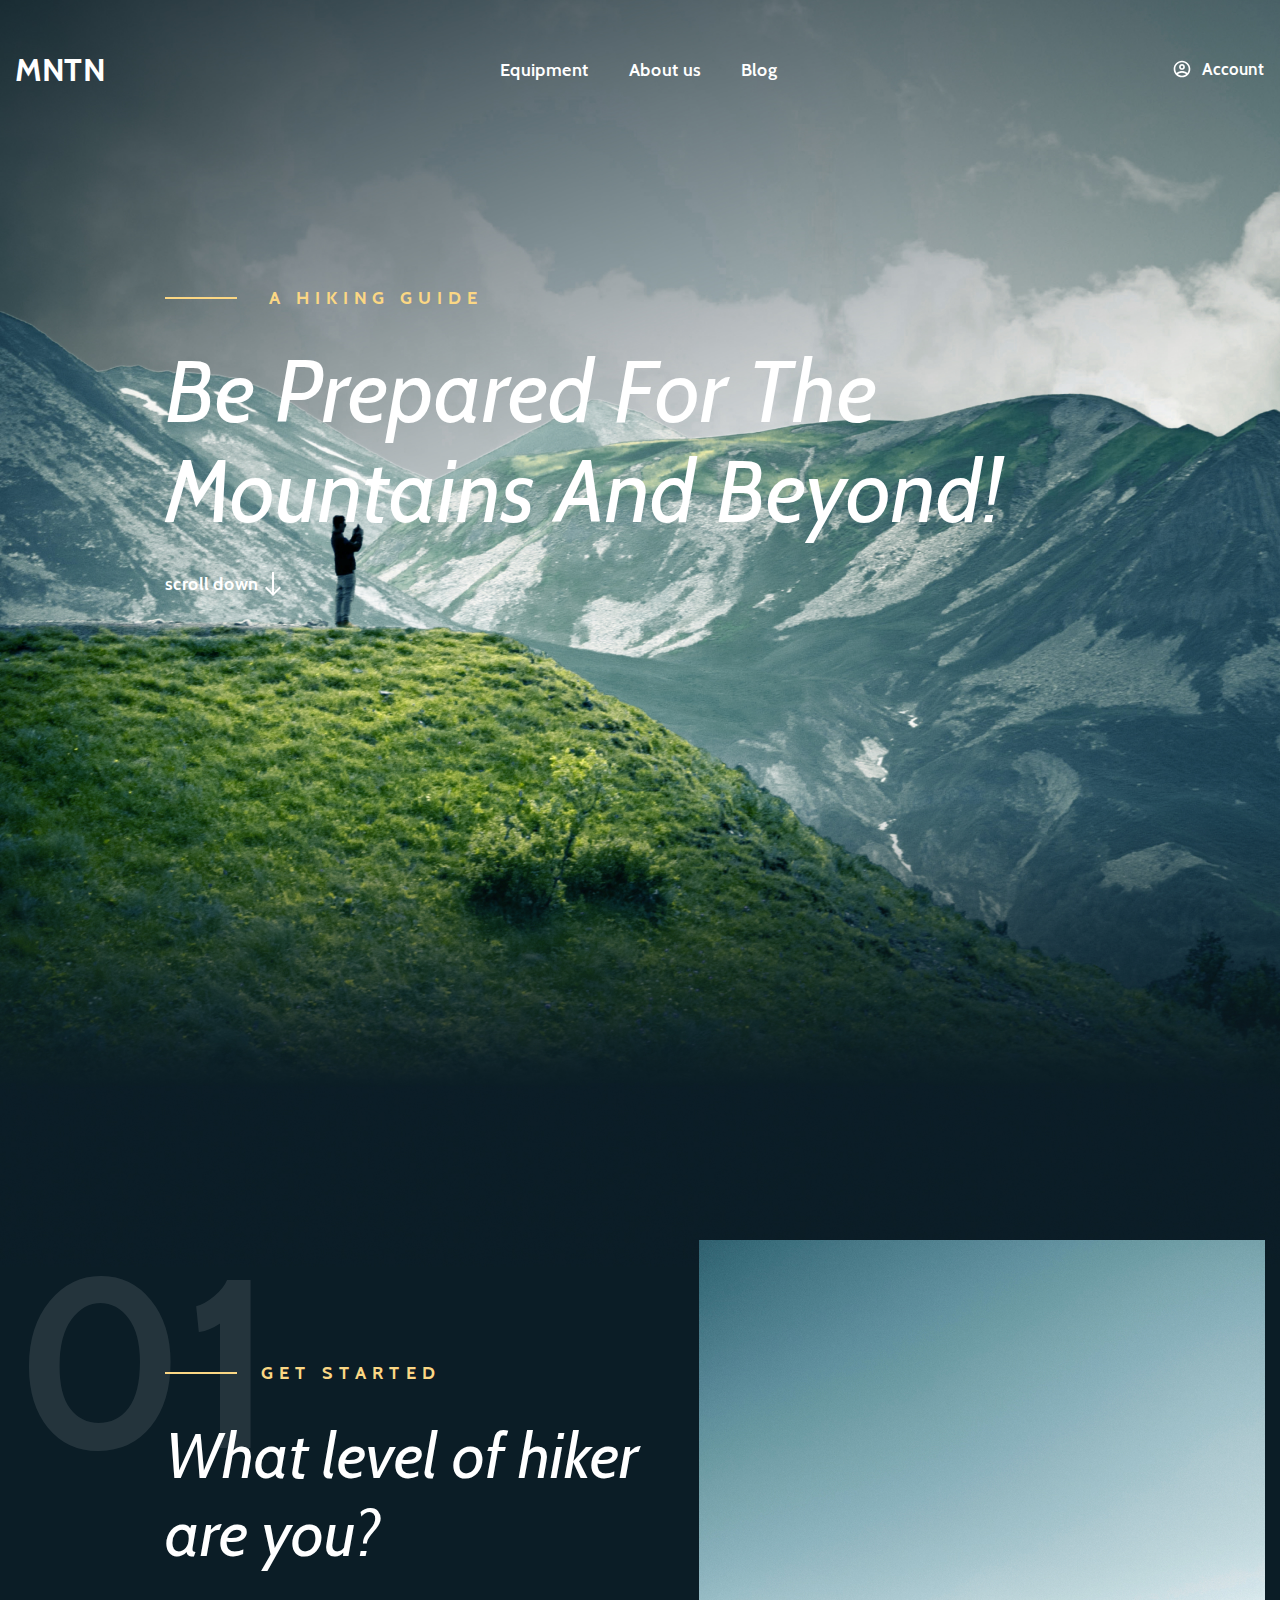
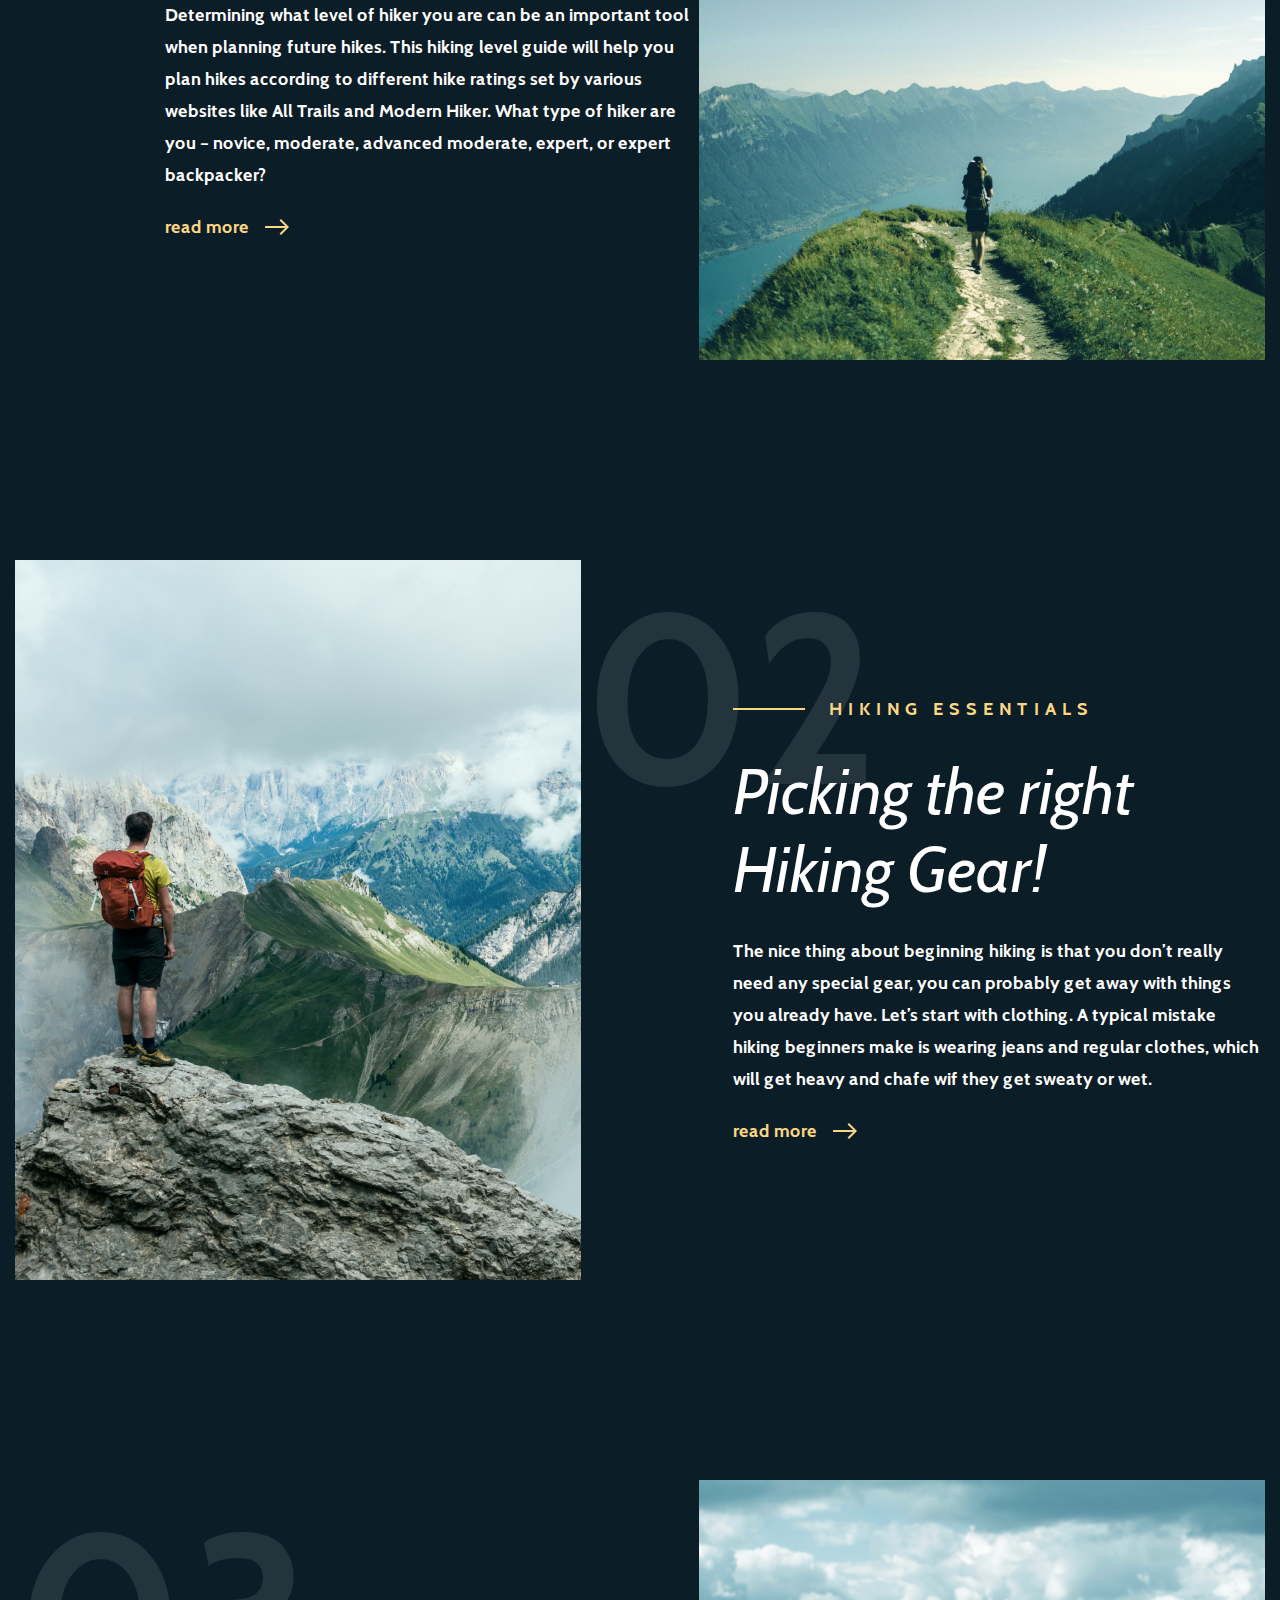
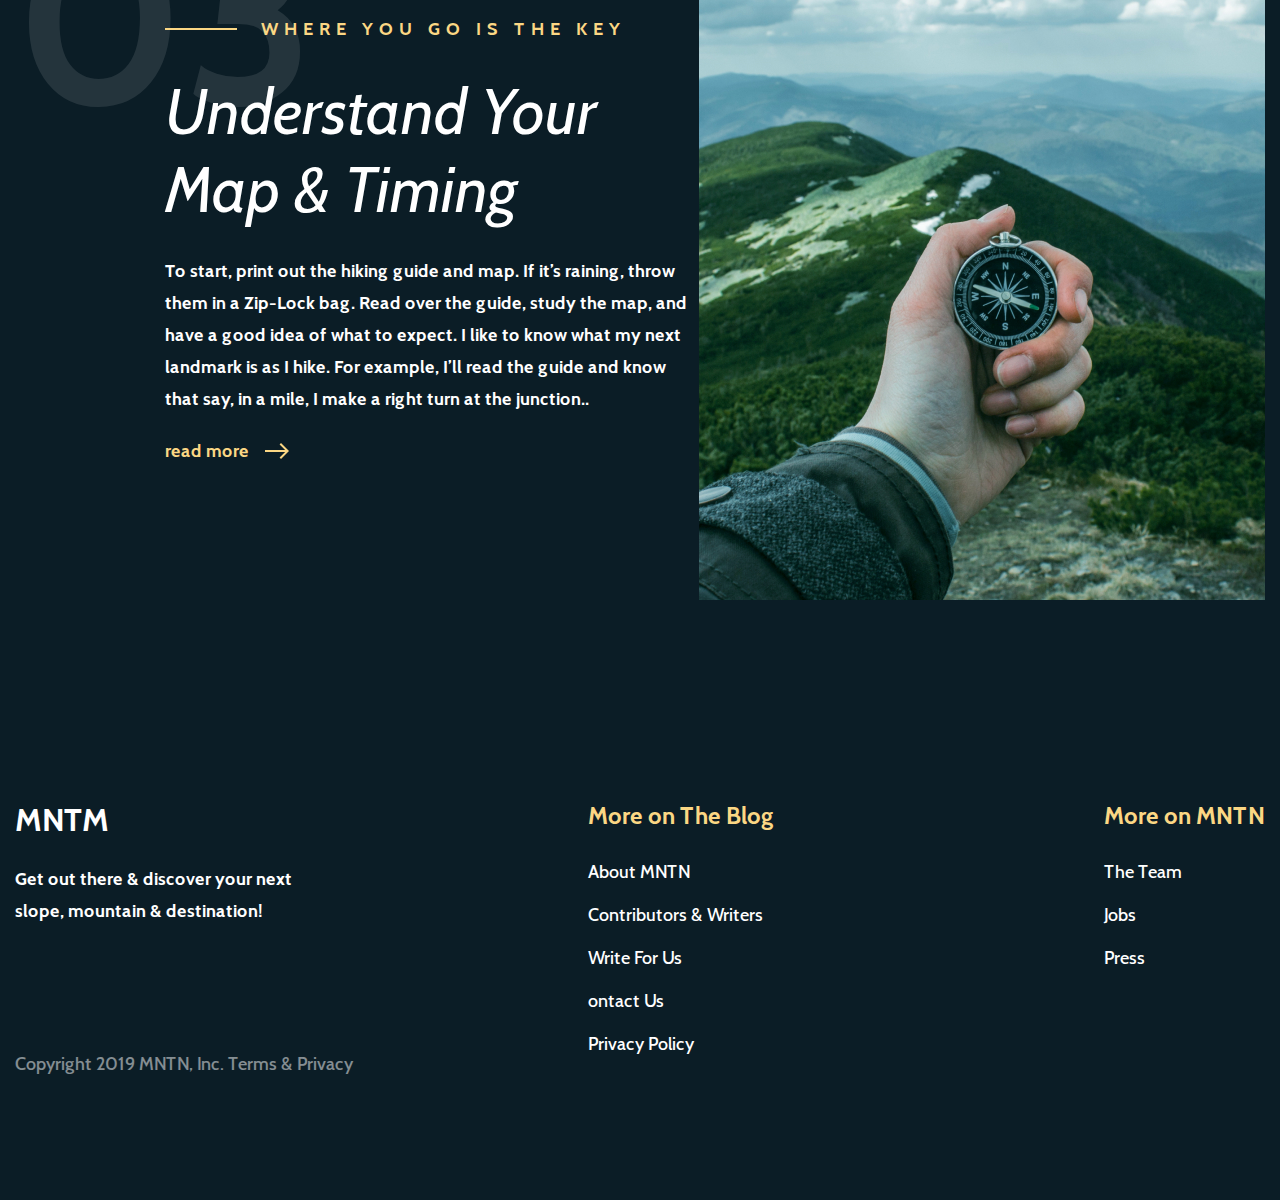
<file: IT/my-path-to-IT/my-training-program/key-skills/junior-middle-senior-full-stack-engineer/html-css/MNTN-landing-page-main/index.html>
<!DOCTYPE html>
<html lang="en">
<head>
    <meta charset="UTF-8">
    <meta http-equiv="X-UA-Compatible" content="IE=edge">
    <meta name="viewport" content="width=device-width, initial-scale=1.0">
    <title>MNTM</title>
    <link rel="stylesheet" href="css/reset.css">
    <link rel="stylesheet" href="fonts/Cabin/stylesheet.css">
    <link rel="stylesheet" href="css/main.css">
    <link rel="stylesheet" href="css/media.css">
</head>
<body>
<header class="header">
    <nav class="nav-wraper">
        <div class="conteiner-wide">
            <div class="row space-between align-items">
                <h1 class="logo">MNTN</h1>
                <div class="nav">
                    <ul>
                        <li><a href="">Equipment</a></li>
                        <li><a href="">About us</a></li>
                        <li><a href="">Blog</a></li>
                    </ul>
                </div>
                <a class="account" href="">Account</a>
                <button class="nav-button">
                    <span class="nav-button-icon"></span>
                </button>
                <div class="mobile-nav">
                    <div class="nav">
                        <ul>
                            <li><a href="">Equipment</a></li>
                            <li><a href="">About us</a></li>
                            <li><a href="">Blog</a></li>
                        </ul>
                    </div>
                    <a class="account" href="">Account</a>
                </div>
            </div>
        </div>
    </nav>

    <a class="hero" href="#scroll">
        <div class="hero-category">A Hiking guide</div>
        <h1 class="hero-title">Be prepared for the Mountains and beyond!</h1>
        <p class="hero-scroll">scroll down</p>
    </a>

</header>

<main class="main">
    <div id="scroll"></div>
    <div class="conteiner">
        <article class="article">
            <div class="article-text" data-nuber="01">
                <div class="article-subtitle"> Get Started</div>
                <h2 class="article-title">What level of  hiker are you?</h2>
                <p>Determining what level of hiker you are can be an important tool when planning future hikes. This hiking level guide will help you plan hikes according to different hike ratings set by various websites like All Trails and Modern Hiker. What type of hiker are you – novice, moderate, advanced moderate, expert, or expert backpacker?</p>
                <a href="#" class="article-read-more">read more</a>
            </div>
            <div class="article-img">
                <img src="img/pictures/01.jpg" alt="What level of  hiker are you?">
            </div>
        </article>
        <article class="article">
            <div class="article-text" data-nuber="02">
                <div class="article-subtitle">Hiking Essentials</div>
                <h2 class="article-title">Picking the right Hiking Gear!</h2>
                <p>The nice thing about beginning hiking is that you don’t really need any special gear, you can probably get away with things you already have.
                    Let’s start with clothing. A typical mistake hiking beginners make is wearing jeans and regular clothes, which will get heavy and chafe wif they get sweaty or wet.</p>
                <a  href="#" class="article-read-more">read more</a>
            </div>
            <div class="article-img">
                <img src="img/pictures/02.jpg" alt="Picking the right Hiking Gear!">
            </div>
        </article>
        <article class="article">
            <div class="article-text" data-nuber="03">
                <div class="article-subtitle">Where you go is the key</div>
                <h2 class="article-title">Understand Your Map & Timing</h2>
                <p>To start, print out the hiking guide and map. If it’s raining, throw them in a Zip-Lock bag. Read over the guide, study the map, and have a good idea of what to expect. I like to know what my next landmark is as I hike. For example, I’ll read the guide and know that say, in a mile, I make a right turn at the junction..</p>
                <a  href="#" class="article-read-more">read more</a>
            </div>
            <div class="article-img">
                <img src="img/pictures/03.jpg" alt="Understand Your Map & Timing">
            </div>
        </article>
    </div>
</main>

<footer class="footer">
    <div class="conteiner">
        <div class="footer-row">

            <div class="footer-copyright">
                <div class="footer-copyright-logo">
                    <div class="logo">MNTM</div>
                </div>
                <p class="footer-copyright-desc">Get out there & discover your next slope, mountain & destination!</p>
                <p class="footer-copyright-terms">Copyright 2019 MNTN, Inc. Terms & Privacy</p>
            </div>

            <div class="footer-nav-wrapper"></div>
                <div class="footer-nav">
                    <h4 class="footer-nav-title">More on The Blog</h4>
                    <ul>
                        <li><a href="#">About MNTN</a></li>
                        <li><a href="#">Contributors & Writers</a></li>
                        <li><a href="#">Write For Us</a></li>
                        <li><a href="#">ontact Us</a></li>
                        <li><a href="#">Privacy Policy</a></li>
                    </ul>
                </div>
                <div class="footer-nav">
                    <h4 class="footer-nav-title">More on MNTN</h4>
                    <ul>
                        <li><a href="#">The Team</a></li>
                        <li><a href="#">Jobs</a></li>
                        <li><a href="#">Press</a></li>
                    </ul>
                </div>
            </div>    
        </div>
    </div>  
</footer>
<script src="js/main.js"></script> 
</body>
</html>
</file>
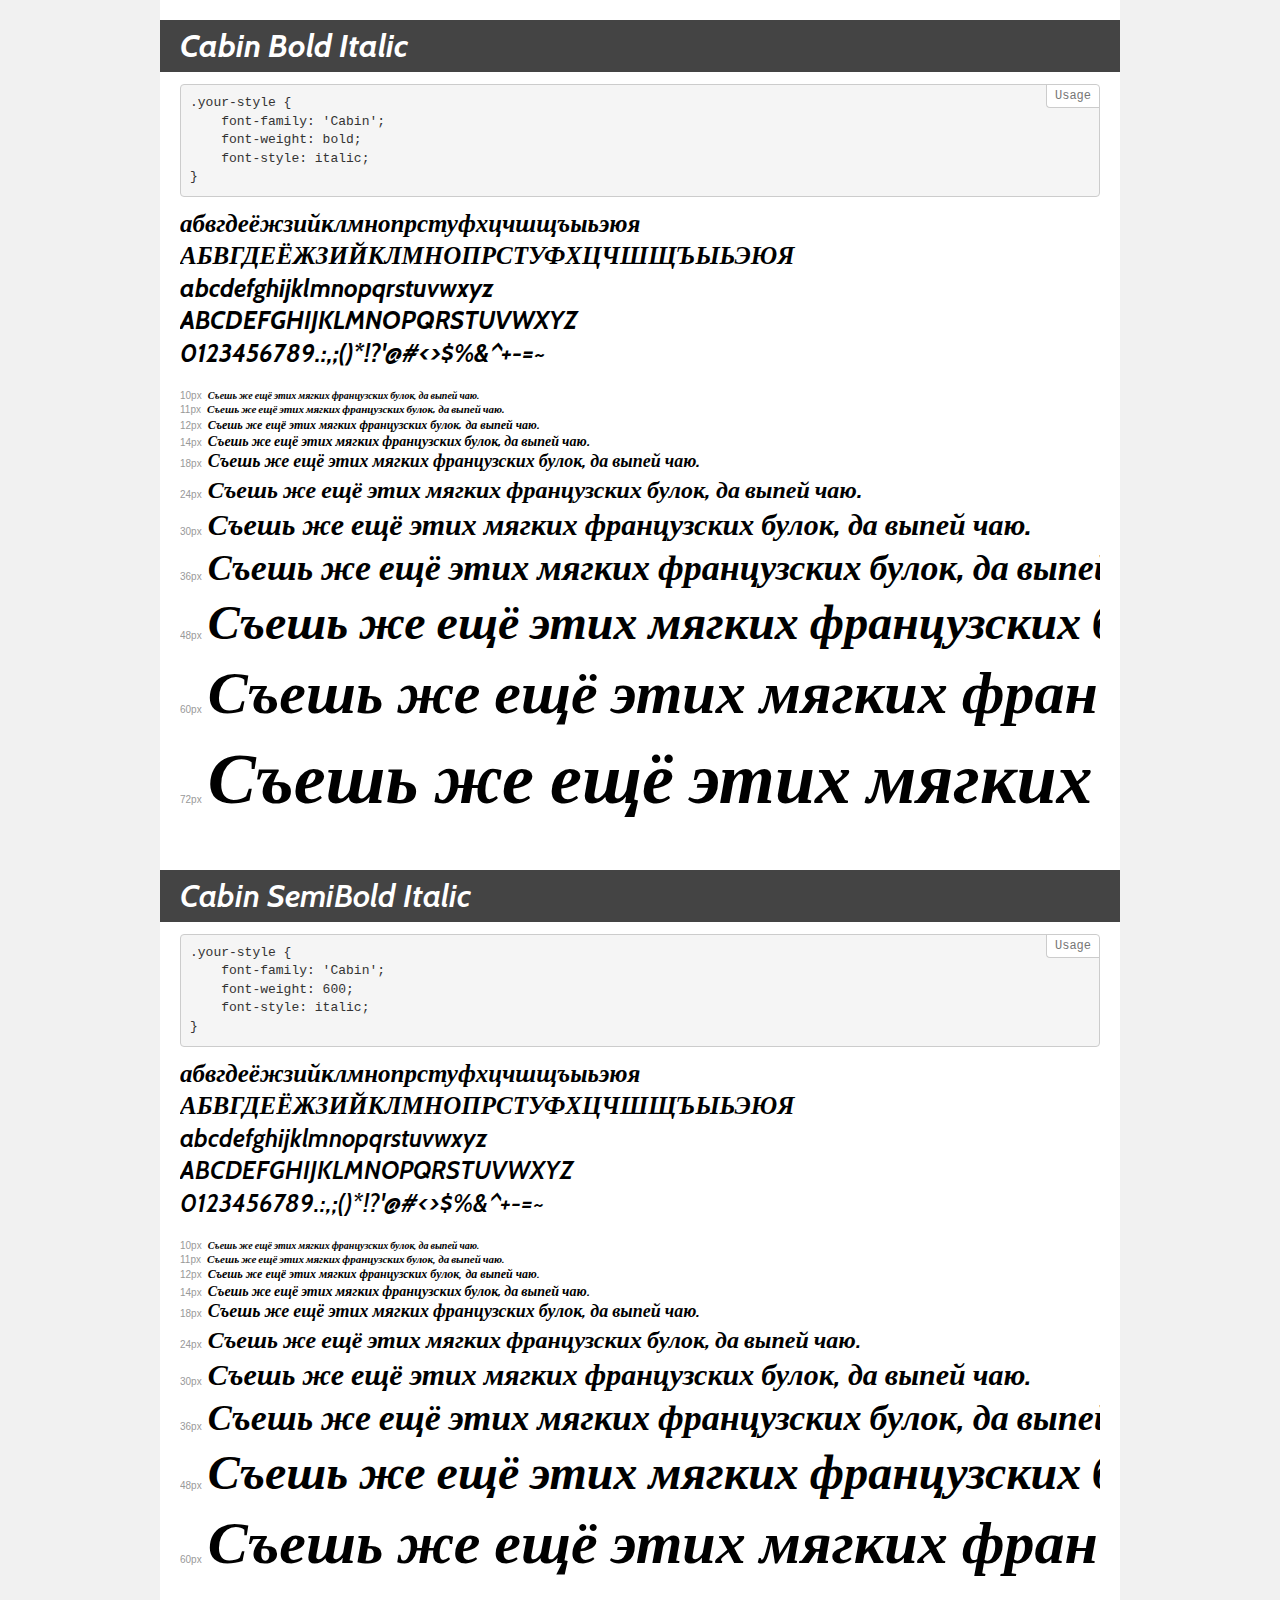
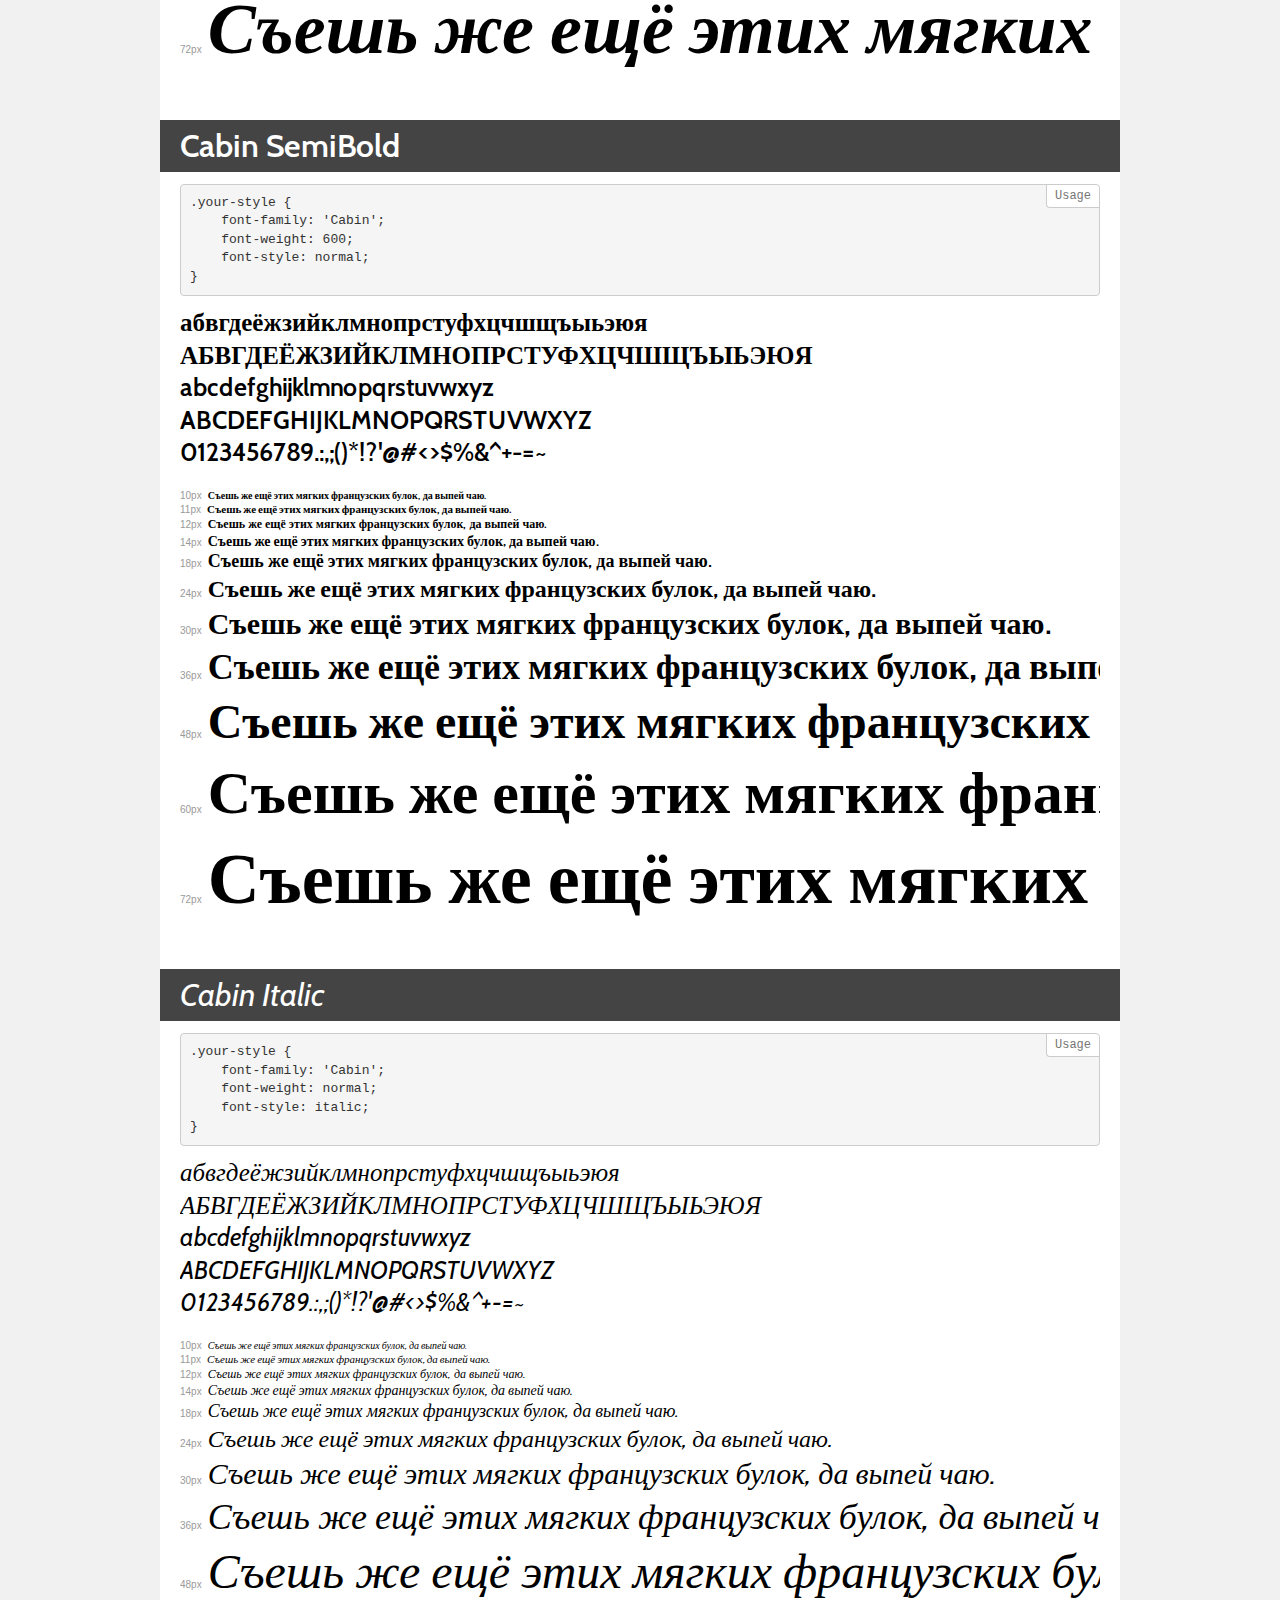
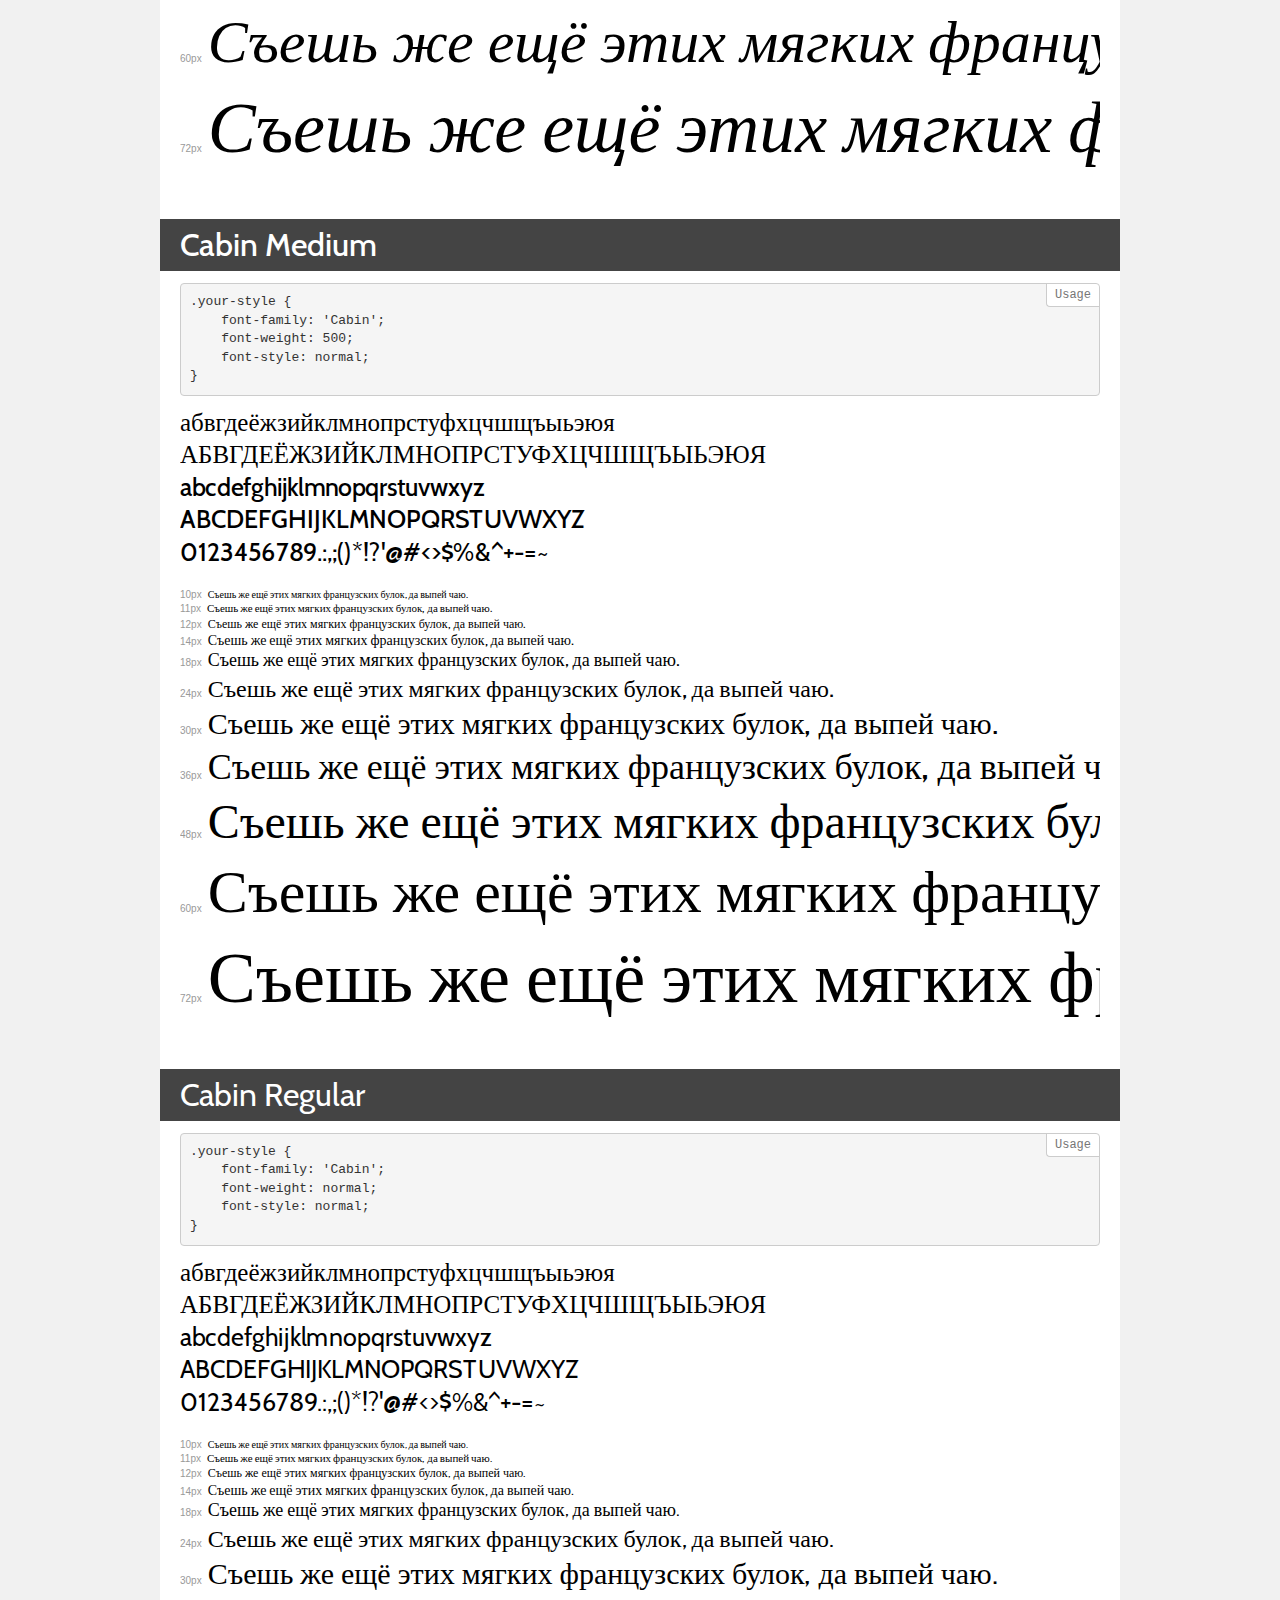
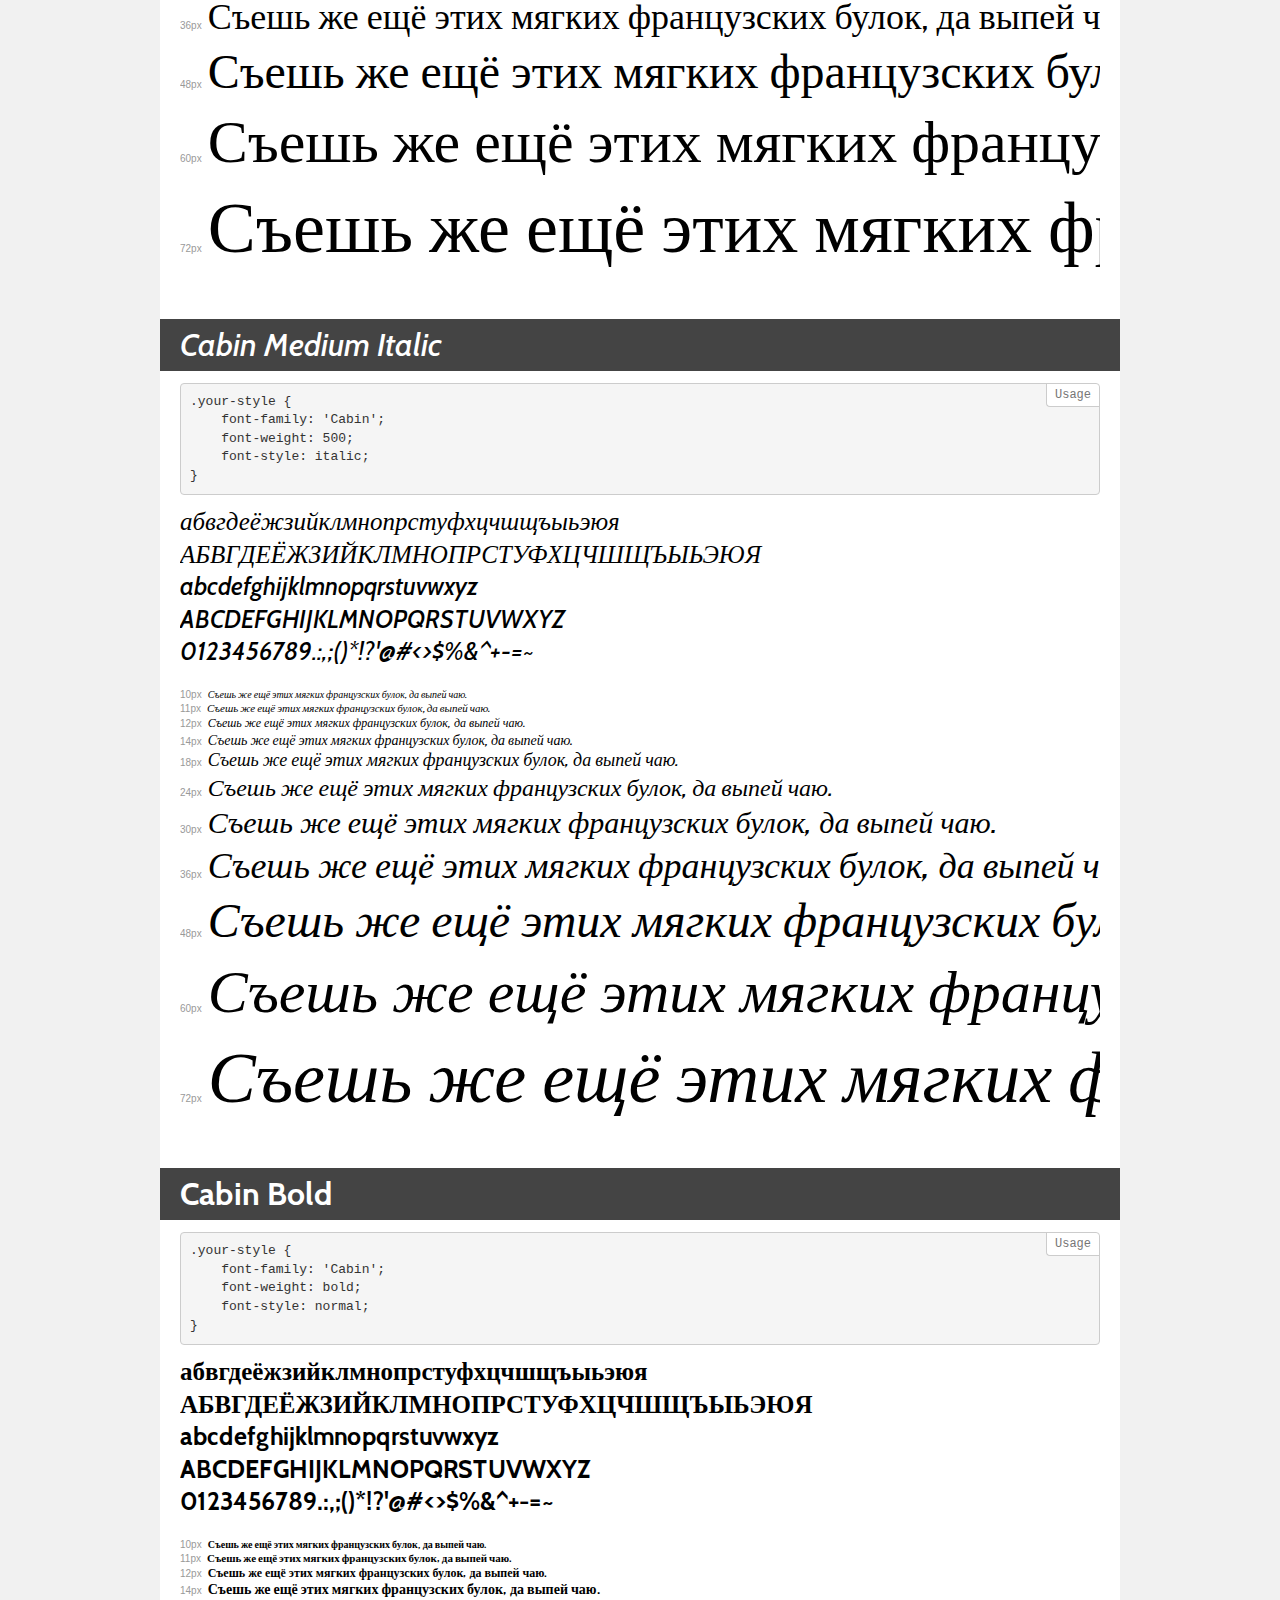
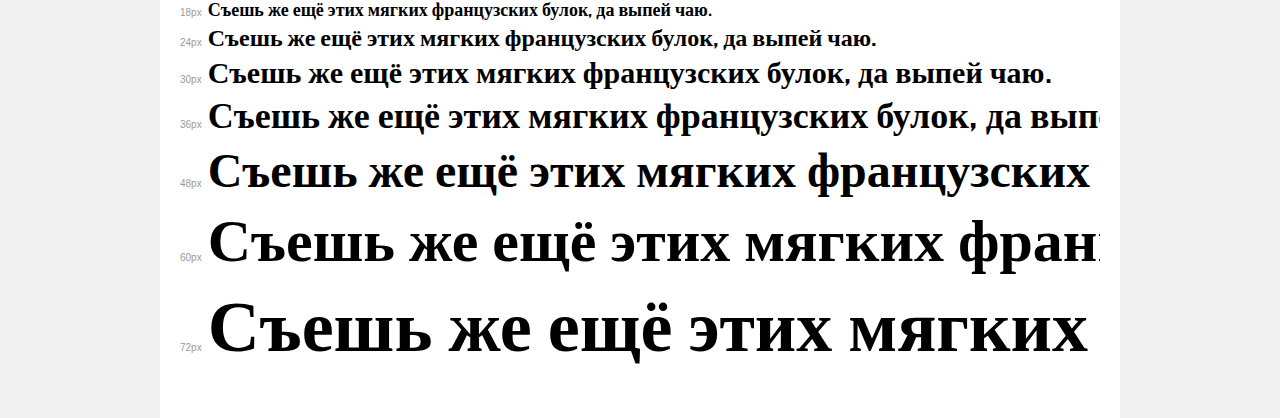
<file: IT/my-path-to-IT/my-training-program/key-skills/junior-middle-senior-full-stack-engineer/html-css/MNTN-landing-page-main/fonts/Cabin/demo.html>
<!DOCTYPE html>
<html>
<head>
	<meta charset="utf-8">
	<meta http-equiv="X-UA-Compatible" content="IE=edge">
	<meta name="viewport" content="width=device-width, initial-scale=1">
	<meta name="robots" content="noindex, noarchive">
	<title>Transfonter demo</title>
	<link href="stylesheet.css" rel="stylesheet">
	<style>
		/*
		http://meyerweb.com/eric/tools/css/reset/
		v2.0 | 20110126
		License: none (public domain)
		*/
		html, body, div, span, applet, object, iframe,
		h1, h2, h3, h4, h5, h6, p, blockquote, pre,
		a, abbr, acronym, address, big, cite, code,
		del, dfn, em, img, ins, kbd, q, s, samp,
		small, strike, strong, sub, sup, tt, var,
		b, u, i, center,
		dl, dt, dd, ol, ul, li,
		fieldset, form, label, legend,
		table, caption, tbody, tfoot, thead, tr, th, td,
		article, aside, canvas, details, embed,
		figure, figcaption, footer, header, hgroup,
		menu, nav, output, ruby, section, summary,
		time, mark, audio, video {
			margin: 0;
			padding: 0;
			border: 0;
			font-size: 100%;
			font: inherit;
			vertical-align: baseline;
		}
		/* HTML5 display-role reset for older browsers */
		article, aside, details, figcaption, figure,
		footer, header, hgroup, menu, nav, section {
			display: block;
		}
		body {
			line-height: 1;
		}
		ol, ul {
			list-style: none;
		}
		blockquote, q {
			quotes: none;
		}
		blockquote:before, blockquote:after,
		q:before, q:after {
			content: '';
			content: none;
		}
		table {
			border-collapse: collapse;
			border-spacing: 0;
		}
		/* common styles */
		body {
			background: #f1f1f1;
			color: #000;
		}
		.page {
			background: #fff;
			width: 920px;
			margin: 0 auto;
			padding: 20px 20px 0 20px;
			overflow: hidden;
		}
		.font-container {
			overflow-x: auto;
			overflow-y: hidden;
			margin-bottom: 40px;
			line-height: 1.3;
			white-space: nowrap;
			padding-bottom: 5px;
		}
		h1 {
			position: relative;
			background: #444;
			font-size: 32px;
			color: #fff;
			padding: 10px 20px;
			margin: 0 -20px 12px -20px;
		}
		.letters {
			font-size: 25px;
			margin-bottom: 20px;
		}
		.s10:before {
			content: '10px';
		}
		.s11:before {
			content: '11px';
		}
		.s12:before {
			content: '12px';
		}
		.s14:before {
			content: '14px';
		}
		.s18:before {
			content: '18px';
		}
		.s24:before {
			content: '24px';
		}
		.s30:before {
			content: '30px';
		}
		.s36:before {
			content: '36px';
		}
		.s48:before {
			content: '48px';
		}
		.s60:before {
			content: '60px';
		}
		.s72:before {
			content: '72px';
		}
		.s10:before, .s11:before, .s12:before, .s14:before,
		.s18:before, .s24:before, .s30:before, .s36:before,
		.s48:before, .s60:before, .s72:before {
			font-family: Arial, sans-serif;
			font-size: 10px;
			font-weight: normal;
			font-style: normal;
			color: #999;
			padding-right: 6px;
		}
		pre {
			display: block;
			position: relative;
			padding: 9px;
			margin: 0 0 10px;
			font-family: Monaco, Menlo, Consolas, "Courier New", monospace !important;
			font-size: 13px;
			line-height: 1.428571429;
			color: #333;
			font-weight: normal !important;
			font-style: normal !important;
			background-color: #f5f5f5;
			border: 1px solid #ccc;
			overflow-x: auto;
			border-radius: 4px;
		}
		pre:after {
			display: block;
			position: absolute;
			right: 0;
			top: 0;
			content: 'Usage';
			line-height: 1;
			padding: 5px 8px;
			font-size: 12px;
			color: #767676;
			background-color: #fff;
			border: 1px solid #ccc;
			border-right: none;
			border-top: none;
			border-radius: 0 4px 0 4px;
			z-index: 10;
		}
		/* responsive */
		@media (max-width: 959px) {
			.page {
				width: auto;
				margin: 0;
			}
		}
	</style>
</head>
<body>
<div class="page">
	<div class="demo" style="font-family: 'Cabin'; font-weight: bold; font-style: italic;">
		<h1>Cabin Bold Italic</h1>
		<pre>.your-style {
    font-family: 'Cabin';
    font-weight: bold;
    font-style: italic;
}</pre>
		<div class="font-container">
			<p class="letters">
				абвгдеёжзийклмнопрстуфхцчшщъыьэюя <br />
				АБВГДЕЁЖЗИЙКЛМНОПРСТУФХЦЧШЩЪЫЬЭЮЯ <br />
				abcdefghijklmnopqrstuvwxyz <br />
				ABCDEFGHIJKLMNOPQRSTUVWXYZ <br />				0123456789.:,;()*!?'@#<>$%&^+-=~
			</p>
			<p class="s10" style="font-size: 10px;">Съешь же ещё этих мягких французских булок, да выпей чаю.</p>
			<p class="s11" style="font-size: 11px;">Съешь же ещё этих мягких французских булок, да выпей чаю.</p>
			<p class="s12" style="font-size: 12px;">Съешь же ещё этих мягких французских булок, да выпей чаю.</p>
			<p class="s14" style="font-size: 14px;">Съешь же ещё этих мягких французских булок, да выпей чаю.</p>
			<p class="s18" style="font-size: 18px;">Съешь же ещё этих мягких французских булок, да выпей чаю.</p>
			<p class="s24" style="font-size: 24px;">Съешь же ещё этих мягких французских булок, да выпей чаю.</p>
			<p class="s30" style="font-size: 30px;">Съешь же ещё этих мягких французских булок, да выпей чаю.</p>
			<p class="s36" style="font-size: 36px;">Съешь же ещё этих мягких французских булок, да выпей чаю.</p>
			<p class="s48" style="font-size: 48px;">Съешь же ещё этих мягких французских булок, да выпей чаю.</p>
			<p class="s60" style="font-size: 60px;">Съешь же ещё этих мягких французских булок, да выпей чаю.</p>
			<p class="s72" style="font-size: 72px;">Съешь же ещё этих мягких французских булок, да выпей чаю.</p>
		</div>
	</div>
	<div class="demo" style="font-family: 'Cabin'; font-weight: 600; font-style: italic;">
		<h1>Cabin SemiBold Italic</h1>
		<pre>.your-style {
    font-family: 'Cabin';
    font-weight: 600;
    font-style: italic;
}</pre>
		<div class="font-container">
			<p class="letters">
				абвгдеёжзийклмнопрстуфхцчшщъыьэюя <br />
				АБВГДЕЁЖЗИЙКЛМНОПРСТУФХЦЧШЩЪЫЬЭЮЯ <br />
				abcdefghijklmnopqrstuvwxyz <br />
				ABCDEFGHIJKLMNOPQRSTUVWXYZ <br />				0123456789.:,;()*!?'@#<>$%&^+-=~
			</p>
			<p class="s10" style="font-size: 10px;">Съешь же ещё этих мягких французских булок, да выпей чаю.</p>
			<p class="s11" style="font-size: 11px;">Съешь же ещё этих мягких французских булок, да выпей чаю.</p>
			<p class="s12" style="font-size: 12px;">Съешь же ещё этих мягких французских булок, да выпей чаю.</p>
			<p class="s14" style="font-size: 14px;">Съешь же ещё этих мягких французских булок, да выпей чаю.</p>
			<p class="s18" style="font-size: 18px;">Съешь же ещё этих мягких французских булок, да выпей чаю.</p>
			<p class="s24" style="font-size: 24px;">Съешь же ещё этих мягких французских булок, да выпей чаю.</p>
			<p class="s30" style="font-size: 30px;">Съешь же ещё этих мягких французских булок, да выпей чаю.</p>
			<p class="s36" style="font-size: 36px;">Съешь же ещё этих мягких французских булок, да выпей чаю.</p>
			<p class="s48" style="font-size: 48px;">Съешь же ещё этих мягких французских булок, да выпей чаю.</p>
			<p class="s60" style="font-size: 60px;">Съешь же ещё этих мягких французских булок, да выпей чаю.</p>
			<p class="s72" style="font-size: 72px;">Съешь же ещё этих мягких французских булок, да выпей чаю.</p>
		</div>
	</div>
	<div class="demo" style="font-family: 'Cabin'; font-weight: 600; font-style: normal;">
		<h1>Cabin SemiBold</h1>
		<pre>.your-style {
    font-family: 'Cabin';
    font-weight: 600;
    font-style: normal;
}</pre>
		<div class="font-container">
			<p class="letters">
				абвгдеёжзийклмнопрстуфхцчшщъыьэюя <br />
				АБВГДЕЁЖЗИЙКЛМНОПРСТУФХЦЧШЩЪЫЬЭЮЯ <br />
				abcdefghijklmnopqrstuvwxyz <br />
				ABCDEFGHIJKLMNOPQRSTUVWXYZ <br />				0123456789.:,;()*!?'@#<>$%&^+-=~
			</p>
			<p class="s10" style="font-size: 10px;">Съешь же ещё этих мягких французских булок, да выпей чаю.</p>
			<p class="s11" style="font-size: 11px;">Съешь же ещё этих мягких французских булок, да выпей чаю.</p>
			<p class="s12" style="font-size: 12px;">Съешь же ещё этих мягких французских булок, да выпей чаю.</p>
			<p class="s14" style="font-size: 14px;">Съешь же ещё этих мягких французских булок, да выпей чаю.</p>
			<p class="s18" style="font-size: 18px;">Съешь же ещё этих мягких французских булок, да выпей чаю.</p>
			<p class="s24" style="font-size: 24px;">Съешь же ещё этих мягких французских булок, да выпей чаю.</p>
			<p class="s30" style="font-size: 30px;">Съешь же ещё этих мягких французских булок, да выпей чаю.</p>
			<p class="s36" style="font-size: 36px;">Съешь же ещё этих мягких французских булок, да выпей чаю.</p>
			<p class="s48" style="font-size: 48px;">Съешь же ещё этих мягких французских булок, да выпей чаю.</p>
			<p class="s60" style="font-size: 60px;">Съешь же ещё этих мягких французских булок, да выпей чаю.</p>
			<p class="s72" style="font-size: 72px;">Съешь же ещё этих мягких французских булок, да выпей чаю.</p>
		</div>
	</div>
	<div class="demo" style="font-family: 'Cabin'; font-weight: normal; font-style: italic;">
		<h1>Cabin Italic</h1>
		<pre>.your-style {
    font-family: 'Cabin';
    font-weight: normal;
    font-style: italic;
}</pre>
		<div class="font-container">
			<p class="letters">
				абвгдеёжзийклмнопрстуфхцчшщъыьэюя <br />
				АБВГДЕЁЖЗИЙКЛМНОПРСТУФХЦЧШЩЪЫЬЭЮЯ <br />
				abcdefghijklmnopqrstuvwxyz <br />
				ABCDEFGHIJKLMNOPQRSTUVWXYZ <br />				0123456789.:,;()*!?'@#<>$%&^+-=~
			</p>
			<p class="s10" style="font-size: 10px;">Съешь же ещё этих мягких французских булок, да выпей чаю.</p>
			<p class="s11" style="font-size: 11px;">Съешь же ещё этих мягких французских булок, да выпей чаю.</p>
			<p class="s12" style="font-size: 12px;">Съешь же ещё этих мягких французских булок, да выпей чаю.</p>
			<p class="s14" style="font-size: 14px;">Съешь же ещё этих мягких французских булок, да выпей чаю.</p>
			<p class="s18" style="font-size: 18px;">Съешь же ещё этих мягких французских булок, да выпей чаю.</p>
			<p class="s24" style="font-size: 24px;">Съешь же ещё этих мягких французских булок, да выпей чаю.</p>
			<p class="s30" style="font-size: 30px;">Съешь же ещё этих мягких французских булок, да выпей чаю.</p>
			<p class="s36" style="font-size: 36px;">Съешь же ещё этих мягких французских булок, да выпей чаю.</p>
			<p class="s48" style="font-size: 48px;">Съешь же ещё этих мягких французских булок, да выпей чаю.</p>
			<p class="s60" style="font-size: 60px;">Съешь же ещё этих мягких французских булок, да выпей чаю.</p>
			<p class="s72" style="font-size: 72px;">Съешь же ещё этих мягких французских булок, да выпей чаю.</p>
		</div>
	</div>
	<div class="demo" style="font-family: 'Cabin'; font-weight: 500; font-style: normal;">
		<h1>Cabin Medium</h1>
		<pre>.your-style {
    font-family: 'Cabin';
    font-weight: 500;
    font-style: normal;
}</pre>
		<div class="font-container">
			<p class="letters">
				абвгдеёжзийклмнопрстуфхцчшщъыьэюя <br />
				АБВГДЕЁЖЗИЙКЛМНОПРСТУФХЦЧШЩЪЫЬЭЮЯ <br />
				abcdefghijklmnopqrstuvwxyz <br />
				ABCDEFGHIJKLMNOPQRSTUVWXYZ <br />				0123456789.:,;()*!?'@#<>$%&^+-=~
			</p>
			<p class="s10" style="font-size: 10px;">Съешь же ещё этих мягких французских булок, да выпей чаю.</p>
			<p class="s11" style="font-size: 11px;">Съешь же ещё этих мягких французских булок, да выпей чаю.</p>
			<p class="s12" style="font-size: 12px;">Съешь же ещё этих мягких французских булок, да выпей чаю.</p>
			<p class="s14" style="font-size: 14px;">Съешь же ещё этих мягких французских булок, да выпей чаю.</p>
			<p class="s18" style="font-size: 18px;">Съешь же ещё этих мягких французских булок, да выпей чаю.</p>
			<p class="s24" style="font-size: 24px;">Съешь же ещё этих мягких французских булок, да выпей чаю.</p>
			<p class="s30" style="font-size: 30px;">Съешь же ещё этих мягких французских булок, да выпей чаю.</p>
			<p class="s36" style="font-size: 36px;">Съешь же ещё этих мягких французских булок, да выпей чаю.</p>
			<p class="s48" style="font-size: 48px;">Съешь же ещё этих мягких французских булок, да выпей чаю.</p>
			<p class="s60" style="font-size: 60px;">Съешь же ещё этих мягких французских булок, да выпей чаю.</p>
			<p class="s72" style="font-size: 72px;">Съешь же ещё этих мягких французских булок, да выпей чаю.</p>
		</div>
	</div>
	<div class="demo" style="font-family: 'Cabin'; font-weight: normal; font-style: normal;">
		<h1>Cabin Regular</h1>
		<pre>.your-style {
    font-family: 'Cabin';
    font-weight: normal;
    font-style: normal;
}</pre>
		<div class="font-container">
			<p class="letters">
				абвгдеёжзийклмнопрстуфхцчшщъыьэюя <br />
				АБВГДЕЁЖЗИЙКЛМНОПРСТУФХЦЧШЩЪЫЬЭЮЯ <br />
				abcdefghijklmnopqrstuvwxyz <br />
				ABCDEFGHIJKLMNOPQRSTUVWXYZ <br />				0123456789.:,;()*!?'@#<>$%&^+-=~
			</p>
			<p class="s10" style="font-size: 10px;">Съешь же ещё этих мягких французских булок, да выпей чаю.</p>
			<p class="s11" style="font-size: 11px;">Съешь же ещё этих мягких французских булок, да выпей чаю.</p>
			<p class="s12" style="font-size: 12px;">Съешь же ещё этих мягких французских булок, да выпей чаю.</p>
			<p class="s14" style="font-size: 14px;">Съешь же ещё этих мягких французских булок, да выпей чаю.</p>
			<p class="s18" style="font-size: 18px;">Съешь же ещё этих мягких французских булок, да выпей чаю.</p>
			<p class="s24" style="font-size: 24px;">Съешь же ещё этих мягких французских булок, да выпей чаю.</p>
			<p class="s30" style="font-size: 30px;">Съешь же ещё этих мягких французских булок, да выпей чаю.</p>
			<p class="s36" style="font-size: 36px;">Съешь же ещё этих мягких французских булок, да выпей чаю.</p>
			<p class="s48" style="font-size: 48px;">Съешь же ещё этих мягких французских булок, да выпей чаю.</p>
			<p class="s60" style="font-size: 60px;">Съешь же ещё этих мягких французских булок, да выпей чаю.</p>
			<p class="s72" style="font-size: 72px;">Съешь же ещё этих мягких французских булок, да выпей чаю.</p>
		</div>
	</div>
	<div class="demo" style="font-family: 'Cabin'; font-weight: 500; font-style: italic;">
		<h1>Cabin Medium Italic</h1>
		<pre>.your-style {
    font-family: 'Cabin';
    font-weight: 500;
    font-style: italic;
}</pre>
		<div class="font-container">
			<p class="letters">
				абвгдеёжзийклмнопрстуфхцчшщъыьэюя <br />
				АБВГДЕЁЖЗИЙКЛМНОПРСТУФХЦЧШЩЪЫЬЭЮЯ <br />
				abcdefghijklmnopqrstuvwxyz <br />
				ABCDEFGHIJKLMNOPQRSTUVWXYZ <br />				0123456789.:,;()*!?'@#<>$%&^+-=~
			</p>
			<p class="s10" style="font-size: 10px;">Съешь же ещё этих мягких французских булок, да выпей чаю.</p>
			<p class="s11" style="font-size: 11px;">Съешь же ещё этих мягких французских булок, да выпей чаю.</p>
			<p class="s12" style="font-size: 12px;">Съешь же ещё этих мягких французских булок, да выпей чаю.</p>
			<p class="s14" style="font-size: 14px;">Съешь же ещё этих мягких французских булок, да выпей чаю.</p>
			<p class="s18" style="font-size: 18px;">Съешь же ещё этих мягких французских булок, да выпей чаю.</p>
			<p class="s24" style="font-size: 24px;">Съешь же ещё этих мягких французских булок, да выпей чаю.</p>
			<p class="s30" style="font-size: 30px;">Съешь же ещё этих мягких французских булок, да выпей чаю.</p>
			<p class="s36" style="font-size: 36px;">Съешь же ещё этих мягких французских булок, да выпей чаю.</p>
			<p class="s48" style="font-size: 48px;">Съешь же ещё этих мягких французских булок, да выпей чаю.</p>
			<p class="s60" style="font-size: 60px;">Съешь же ещё этих мягких французских булок, да выпей чаю.</p>
			<p class="s72" style="font-size: 72px;">Съешь же ещё этих мягких французских булок, да выпей чаю.</p>
		</div>
	</div>
	<div class="demo" style="font-family: 'Cabin'; font-weight: bold; font-style: normal;">
		<h1>Cabin Bold</h1>
		<pre>.your-style {
    font-family: 'Cabin';
    font-weight: bold;
    font-style: normal;
}</pre>
		<div class="font-container">
			<p class="letters">
				абвгдеёжзийклмнопрстуфхцчшщъыьэюя <br />
				АБВГДЕЁЖЗИЙКЛМНОПРСТУФХЦЧШЩЪЫЬЭЮЯ <br />
				abcdefghijklmnopqrstuvwxyz <br />
				ABCDEFGHIJKLMNOPQRSTUVWXYZ <br />				0123456789.:,;()*!?'@#<>$%&^+-=~
			</p>
			<p class="s10" style="font-size: 10px;">Съешь же ещё этих мягких французских булок, да выпей чаю.</p>
			<p class="s11" style="font-size: 11px;">Съешь же ещё этих мягких французских булок, да выпей чаю.</p>
			<p class="s12" style="font-size: 12px;">Съешь же ещё этих мягких французских булок, да выпей чаю.</p>
			<p class="s14" style="font-size: 14px;">Съешь же ещё этих мягких французских булок, да выпей чаю.</p>
			<p class="s18" style="font-size: 18px;">Съешь же ещё этих мягких французских булок, да выпей чаю.</p>
			<p class="s24" style="font-size: 24px;">Съешь же ещё этих мягких французских булок, да выпей чаю.</p>
			<p class="s30" style="font-size: 30px;">Съешь же ещё этих мягких французских булок, да выпей чаю.</p>
			<p class="s36" style="font-size: 36px;">Съешь же ещё этих мягких французских булок, да выпей чаю.</p>
			<p class="s48" style="font-size: 48px;">Съешь же ещё этих мягких французских булок, да выпей чаю.</p>
			<p class="s60" style="font-size: 60px;">Съешь же ещё этих мягких французских булок, да выпей чаю.</p>
			<p class="s72" style="font-size: 72px;">Съешь же ещё этих мягких французских булок, да выпей чаю.</p>
		</div>
	</div>
</div>
</body>
</html>
</file>
<file: IT/my-path-to-IT/my-training-program/key-skills/junior-middle-senior-full-stack-engineer/html-css/MNTN-landing-page-main/fonts/Cabin/stylesheet.css>
/* This stylesheet generated by Transfonter (https://transfonter.org) on August 20, 2017 6:52 PM */

@font-face {
	font-family: 'Cabin';
	src: url('Cabin-BoldItalic.eot');
	src: local('Cabin Bold Italic'), local('Cabin-BoldItalic'),
		url('Cabin-BoldItalic.eot?#iefix') format('embedded-opentype'),
		url('Cabin-BoldItalic.woff') format('woff'),
		url('Cabin-BoldItalic.ttf') format('truetype');
	font-weight: bold;
	font-style: italic;
}

@font-face {
	font-family: 'Cabin';
	src: url('Cabin-SemiBoldItalic.eot');
	src: local('Cabin SemiBold Italic'), local('Cabin-SemiBoldItalic'),
		url('Cabin-SemiBoldItalic.eot?#iefix') format('embedded-opentype'),
		url('Cabin-SemiBoldItalic.woff') format('woff'),
		url('Cabin-SemiBoldItalic.ttf') format('truetype');
	font-weight: 600;
	font-style: italic;
}

@font-face {
	font-family: 'Cabin';
	src: url('Cabin-SemiBold.eot');
	src: local('Cabin SemiBold'), local('Cabin-SemiBold'),
		url('Cabin-SemiBold.eot?#iefix') format('embedded-opentype'),
		url('Cabin-SemiBold.woff') format('woff'),
		url('Cabin-SemiBold.ttf') format('truetype');
	font-weight: 600;
	font-style: normal;
}

@font-face {
	font-family: 'Cabin';
	src: url('Cabin-Italic.eot');
	src: local('Cabin Italic'), local('Cabin-Italic'),
		url('Cabin-Italic.eot?#iefix') format('embedded-opentype'),
		url('Cabin-Italic.woff') format('woff'),
		url('Cabin-Italic.ttf') format('truetype');
	font-weight: normal;
	font-style: italic;
}

@font-face {
	font-family: 'Cabin';
	src: url('Cabin-Medium.eot');
	src: local('Cabin Medium'), local('Cabin-Medium'),
		url('Cabin-Medium.eot?#iefix') format('embedded-opentype'),
		url('Cabin-Medium.woff') format('woff'),
		url('Cabin-Medium.ttf') format('truetype');
	font-weight: 500;
	font-style: normal;
}

@font-face {
	font-family: 'Cabin';
	src: url('Cabin-Regular.eot');
	src: local('Cabin Regular'), local('Cabin-Regular'),
		url('Cabin-Regular.eot?#iefix') format('embedded-opentype'),
		url('Cabin-Regular.woff') format('woff'),
		url('Cabin-Regular.ttf') format('truetype');
	font-weight: normal;
	font-style: normal;
}

@font-face {
	font-family: 'Cabin';
	src: url('Cabin-MediumItalic.eot');
	src: local('Cabin Medium Italic'), local('Cabin-MediumItalic'),
		url('Cabin-MediumItalic.eot?#iefix') format('embedded-opentype'),
		url('Cabin-MediumItalic.woff') format('woff'),
		url('Cabin-MediumItalic.ttf') format('truetype');
	font-weight: 500;
	font-style: italic;
}

@font-face {
	font-family: 'Cabin';
	src: url('Cabin-Bold.eot');
	src: local('Cabin Bold'), local('Cabin-Bold'),
		url('Cabin-Bold.eot?#iefix') format('embedded-opentype'),
		url('Cabin-Bold.woff') format('woff'),
		url('Cabin-Bold.ttf') format('truetype');
	font-weight: bold;
	font-style: normal;
}
</file>
<file: IT/my-path-to-IT/my-training-program/key-skills/junior-middle-senior-full-stack-engineer/html-css/MNTN-landing-page-main/css/main.css>
/* 
CSS rules to specify families
font-family: 'Cabin', sans-serif;
*/

* {
    box-sizing: border-box;
    scroll-behavior: smooth;
}

img {
    display: block;
    max-width: 100%;
}

body {
    margin: 0;
    font-family: 'Cabin', sans-serif;
    background-color: #0B1D26;
    background-image: url(/IT/my-path-to-IT/my-training-program/key-skills/junior-middle-senior-full-stack-engineer/html-css/MNTN-landing-page-main/img/bg/bg.jpg);
    background-size: 100% auto;
    background-repeat: no-repeat;
    color: #ffff;
}
/* BASE */

.no-scroll {
    overflow: hidden;
}

.conteiner {
    max-width: 1492px;
    margin-left: auto;
    margin-right: auto;
    padding-left: 15px;
    padding-right: 15px;
}

.conteiner-wide {
    max-width: 1660px;
    margin: auto;
    padding: 0 15px;
}

.row {
    display: flex;
}

.align-items {
    align-items: center;
}

.space-between {
    justify-content: space-between;
}

/* HEADER */

.header {
    padding-top: 50px;
    padding-bottom: 645px;
}

.nav-wraper {
    margin-bottom: 198px;
}

.logo {
    font-family: 'Cabin', sans-serif;
    font-style: normal;
    font-weight: 700;
    font-size: 32px;
    line-height: 39px;
}

.nav ul {
    display: flex;
    margin: 0;
    padding: 0;
    list-style-type: none;
}

.nav li + li {
    margin-left: 40px;
}

.nav a {
    position: relative;
    font-family: 'Cabin', sans-serif;
    font-style: normal;
    font-weight: 600;
    font-size: 18px;
    line-height: 22px;
    color: #FFFFFF;
    text-decoration: none;
    padding-bottom: 5px;
}

.nav a::after {
    position: absolute;
    left: 0;
    bottom: 0;
    display: block;
    content: "";
    width: 100%;
    height: 2px;
    background-color: #FBD784;
    opacity: 0;
    transition: all 0.2s ease-in;
}


.nav a:hover {
    color: #FBD784;
    transition: color 0.2s ease-in;
}

.nav a:hover::after {
    position: absolute;
    left: 0;
    bottom: -5;
    display: block;
    content: "";
    width: 100%;
    height: 2px;
    background-color: #FBD784;
    opacity: 1;
}

.account {
    position: relative;
    padding-left: 30px;
    font-family: 'Cabin', sans-serif;
    font-style: normal;
    font-weight: 600;
    font-size: 17px;
    line-height: 21px;
    color: #FFFFFF;
    text-decoration: none;
}

.account:hover {
    color: #FBD784;
    transition: color 0.2s ease-in;
}

.account::before {
    display: block;
    content: "";
    position: absolute;
    left: 0;
    top: 0;
    width: 20px;
    height: 20px;
    background-image: url(/IT/my-path-to-IT/my-training-program/key-skills/junior-middle-senior-full-stack-engineer/html-css/MNTN-landing-page-main/img/icons/account.svg);
    background-size: contain;
}

.nav-button {
    position: relative;
    z-index: 9;
    display: none;
    height: 25px;
    border: none;
    padding: 0;
    cursor: pointer;
    background: none;
}

.nav-button:focus,
.nav-button:active {
    outline: none;
}

.nav-button-icon {
    position: relative;
    display: block;
    border: none;
    background-color: #FFFFFF;
    width: 42px;
    height: 5px;
}

.nav-button-icon::before {
    position: absolute;
    left: 0;
    top: -10px;
    content: '';
    display: block;
    width: 42px;
    height: 5px;
    background-color: #FFFFFF;
}

.nav-button-icon::after {
    position: absolute;
    left: 0;
    top: 10px;
    content: '';
    display: block;
    width: 42px;
    height: 5px;
    background-color: #FFFFFF;
}

.nav-button-close .nav-button-icon {
    background-color: transparent;
}

.nav-button-close .nav-button-icon::before {
    transform: rotate(45deg);
    top: 0;
}

.nav-button-close .nav-button-icon::after {
    transform: rotate(-45deg);
    top: 0;
}

.mobile-nav {
    position: fixed;
    top: 0;
    right: 0;
    z-index: 8;
    display: none;
    flex-direction: column;
    justify-content: space-between;

    
    width: 100%;
    height: 100%;
    padding: 70px 70px 50px;
    background-color: #0B1D26;
}

.mobile-nav .nav {
    display: block;
}
.mobile-nav .account {
    display: block;
}

.mobile-nav .nav ul {
    flex-direction: column;
}

.mobile-nav .nav ul li {
    margin: 0;
    margin-bottom: 25px;
}

/* HERO */

.hero {
    display: block;
    margin-left: auto;
    margin-right: auto;
    max-width: 980px;
    padding-left: 15px;
    padding-right: 15px;
    text-decoration: none;
    transition: all 400ms cubic-bezier(0.350, 0.105, 0.190, 1.650);
}

.hero:hover {
    transform: translateY(-5%);
}

.hero-category {
    margin-bottom: 32px;
    position: relative;
    padding-left: 104px;
    font-weight: 700;
    font-size: 18px;
    line-height: 1.222;
    letter-spacing: 6px;
    text-transform: uppercase;
    color: #FBD784;
}

.hero-category::before {
    position: absolute;
    left: 0;
    top: 50%;
    transform: translateY(-50%);
    display: block;
    content: "";
    width: 72px;
    height: 2px;
    background-color: #FBD784;
}

.hero-title {
    margin-bottom: 32px;
    font-family: 'Cabin', sans-serif;
    font-style: italic;
    font-weight: 400;
    font-size: 88px;
    line-height: 100px;
    text-transform: capitalize;
    color: #FFFFFF;
}

.hero-scroll {
    display: inline-block;
    position: relative;
    font-family: 'Cabin', sans-serif;
    font-style: normal;
    font-weight: 700;
    font-size: 18px;
    line-height: 1.222;
    color: #FFFFFF;
}

.hero-scroll::after {
    display: block;
    content: "";
    position: absolute;
    right: 0;
    left: 100px;
    top: 50%;
    transform: translateY(-50%);
    width: 16px;
    height: 24px;
    background-image: url(/IT/my-path-to-IT/my-training-program/key-skills/junior-middle-senior-full-stack-engineer/html-css/MNTN-landing-page-main/img/icons/arrow_to_down.svg);
}

/* ARTICEL */

.article {
    margin-bottom: 200px;
    display: flex;
    justify-content: space-between;
    align-items: center;
}

.article:nth-child(even) {
    flex-direction: row-reverse;
}

.article-text {
    position: relative;
    padding-left: 150px;
    max-width: 682px;
}

.article-text::before {
    position: absolute;
    display: block;
    content: attr(data-nuber);
    width: 240px;
    height: 240px;
    position: absolute;
    font-family: 'Cabin';
    font-style: normal;
    font-weight: 700;
    font-size: 240px;
    line-height: 240px;
    color: #FFFFFF;
    opacity: 0.1;
    top: 0;
    left: 0;
    transform: translateY(-50%);
}

.article-subtitle {
    margin-bottom: 32px;
    position: relative;
    padding-left: 96px;
    font-weight: 700;
    font-size: 18px;
    line-height: 1.222;
    letter-spacing: 6px;
    text-transform: uppercase;
    color: #FBD784;
}

.article-subtitle::before {
    position: absolute;
    left: 0;
    top: 50%;
    transform: translateY(-50%);
    display: block;
    content: "";
    width: 72px;
    height: 2px;
    background-color: #FBD784;
}

.article-title {
    margin-bottom: 27px;
    max-width: 555px;
    font-family: 'Cabin', sans-serif;
    font-style: italic;
    font-weight: 400;
    font-size: 64px;
    line-height: 78px;
    color: #FFFFFF;
}

.article-text p {
    margin-bottom: 27px;
    font-family: 'Cabin', sans-serif;
    font-style: normal;
    font-weight: 700;
    font-size: 18px;
    line-height: 32px;
    color: #FFFFFF;
    margin-bottom: 25px;
}

.article-read-more {
    display: inline-block;
    position: relative;
    font-family: 'Cabin', sans-serif;
    font-style: normal;
    font-weight: 700;
    font-size: 18px;
    line-height: 1.222;
    color: #FBD784;
    font-size: 18px;
    line-height: 22px;
    text-decoration: none;
}

.article-read-more::after {
    display: block;
    content: "";
    position: absolute;
    right: 0;
    left: 100px;
    top: 50%;
    transform: translateY(-50%);
    width: 24px;
    height: 16px;
    background-image: url(/IT/my-path-to-IT/my-training-program/key-skills/junior-middle-senior-full-stack-engineer/html-css/MNTN-landing-page-main/img/icons/right_arrow.svg);
}

.article-img {
    display: block;
    max-width: 100%;
}

/* FOTER */

.footer {
    padding-bottom: 120px;
}

.footer-row {
    display: flex;
    justify-content: space-between;
}

.footer-copyright {
    height: 280px;
    display: flex;
    flex-direction: column;
}

.footer-copyright-logo {
    margin-bottom: 24px;
}

.footer-copyright-desc {
    max-width: 303px;
    font-family: 'Cabin', sans-serif;
    font-style: normal;
    font-weight: 700;
    font-size: 18px;
    line-height: 32px;
}
.footer-copyright-terms {
    margin-top: auto;
    font-family: 'Cabin', sans-serif;
    font-style: normal;
    font-weight: 500;
    font-size: 18px;
    line-height: 32px;
    opacity: 0.5;
}
.footer-nav-wrapper {
    display: flex;
}
.footer-nav + .footer-nav {
    margin-left: 212px;
}
.footer-nav {
    max-width: 200px;
    font-family: 'Cabin';
    font-style: normal;
    font-weight: 500;
    font-size: 18px;
    line-height: 32px;
}

.footer-nav-title {
    margin-bottom: 24px;
    font-family: 'Cabin', sans-serif;
    font-style: normal;
    font-weight: 700;
    font-size: 24px;
    line-height: 32px;
    color: #FBD784;
}

.footer-nav ul {
    padding: 0;
    margin: 0;
    list-style-type: none;
}

.footer-nav li {
    padding: 0;
    margin: 0;
    margin-bottom: 11px;
}

.footer-nav li:last-child {
    margin-bottom: 0;
}

.footer-nav a {
    position: relative;
    color: #FFFFFF;
    text-decoration: none;
    padding-bottom: 5px;
}

.footer-nav a::after {
    position: absolute;
    left: 0;
    bottom: 0;
    display: block;
    content: "";
    width: 100%;
    height: 2px;
    background-color: #FFFFFF;
    opacity: 0;
    transition: all 0.2s ease-in;
}

.footer-nav a:hover::after {
    position: absolute;
    left: 0;
    bottom: -5;
    display: block;
    content: "";
    width: 100%;
    height: 2px;
    background-color: #FFFFFF;
    opacity: 1;
}
</file>
<file: IT/my-path-to-IT/my-training-program/key-skills/junior-middle-senior-full-stack-engineer/html-css/MNTN-landing-page-main/css/media.css>
@media (max-width: 1200px) {
    .hero-title{
        font-size: 68px;
    }

    .article-text::before {
        width: 140px;
        height: 240px;
        font-size: 140px;
    }

    .article-text {
        padding-left: 50px;
        max-width: 50%;
        margin-right: 0;
    }

    .article-img {
        width: 45%;
    }

    .header {
        padding-bottom: 166px;
    }
}

@media (max-width: 1100px) {
    .footer-nav + .footer-nav  {
        margin-left: 100px;
    }
}

@media (max-width: 800px) {
    .footer-row {
        flex-direction: column-reverse;
    }

    .footer-nav-title {
        margin-top: 26px;
    }

    .footer-nav + .footer-nav {
        margin-left: 0px;
    }

    .footer-nav-wrapper {
        margin-top: 35px;
    }
    
}

@media (max-width: 800px) {

    .header {
        padding-bottom: 200px;
    }

    .nav, .account {
        display: none;
    }

    .nav-button {
        display: block;
    }

    .mobile-nav-active {
        display: flex;
    }

    .hero-title{
        font-size: 38px;
    }

    .hero-category::before {
        width: 42px;
    }

    .hero-category {
        font-size: 14px;
        padding-left: 62px;
    }
}

@media (max-width: 768px) {
    .article-text {
        max-width: 100%;
    }

    .article-img {
        width: 100%;
        max-width: 100%;
        margin-bottom: 75px;
    }

    .article,
    .article:nth-child(even) {
        margin-bottom: 100px;
        flex-direction: column-reverse;
    }
}
</file>
